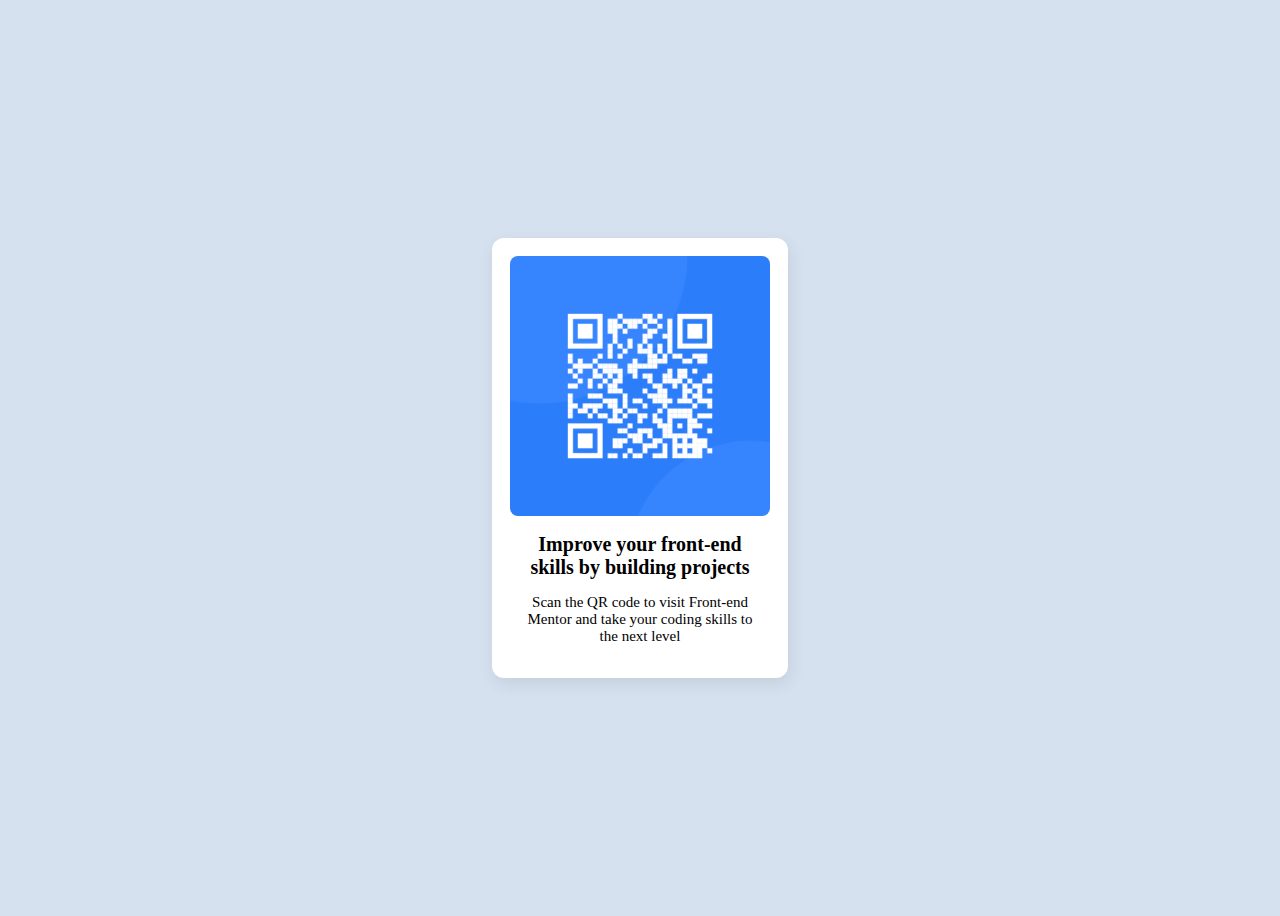
<file: 1-qr-code-component-main/qr-code-component-main/index.html>
<!DOCTYPE html>
<html lang="en">
<head>
  <meta charset="UTF-8">
  <meta name="viewport" content="width=device-width, initial-scale=1.0"> <!-- displays site properly based on user's device -->

  <link rel="icon" type="image/png" sizes="32x32" href="./images/favicon-32x32.png">
  
  
  <title>Frontend Mentor | QR code component</title>

  <!-- Feel free to remove these styles or customise in your own stylesheet 👍 -->
  <style>
    body{
    background-color: #D5E1EF;
    font-family: Segoe UI;
    display: flex;
    flex-direction: column;
    justify-content: center;
    text-align: center;
    align-items: center;
    height: 100vh;
  }

  .box{
    width: 400;
    height: 700;
    padding: 18px;
    background-color: #ffffff;
    border-radius: 12px;
    box-shadow: 2px 6px 15px 0px #4545451c;;

  } 
  img{
    width: 260px;
    height: 260px;
    border-radius: 8px;
  }
  h1{
    font-size: 20px;
  }
  p{
    font-size: 15px;
  }

  </style>
</head>
<body>
  <div class='box'>
    <img src='images/image-qr-code.png'>
    <h1>Improve your front-end<br>skills by building projects</h1>

    <p>Scan the QR code to visit Front-end<br>
      Mentor and take your coding skills to<br>
      the next level</p>
   </div>
</body>
</html>
</file>
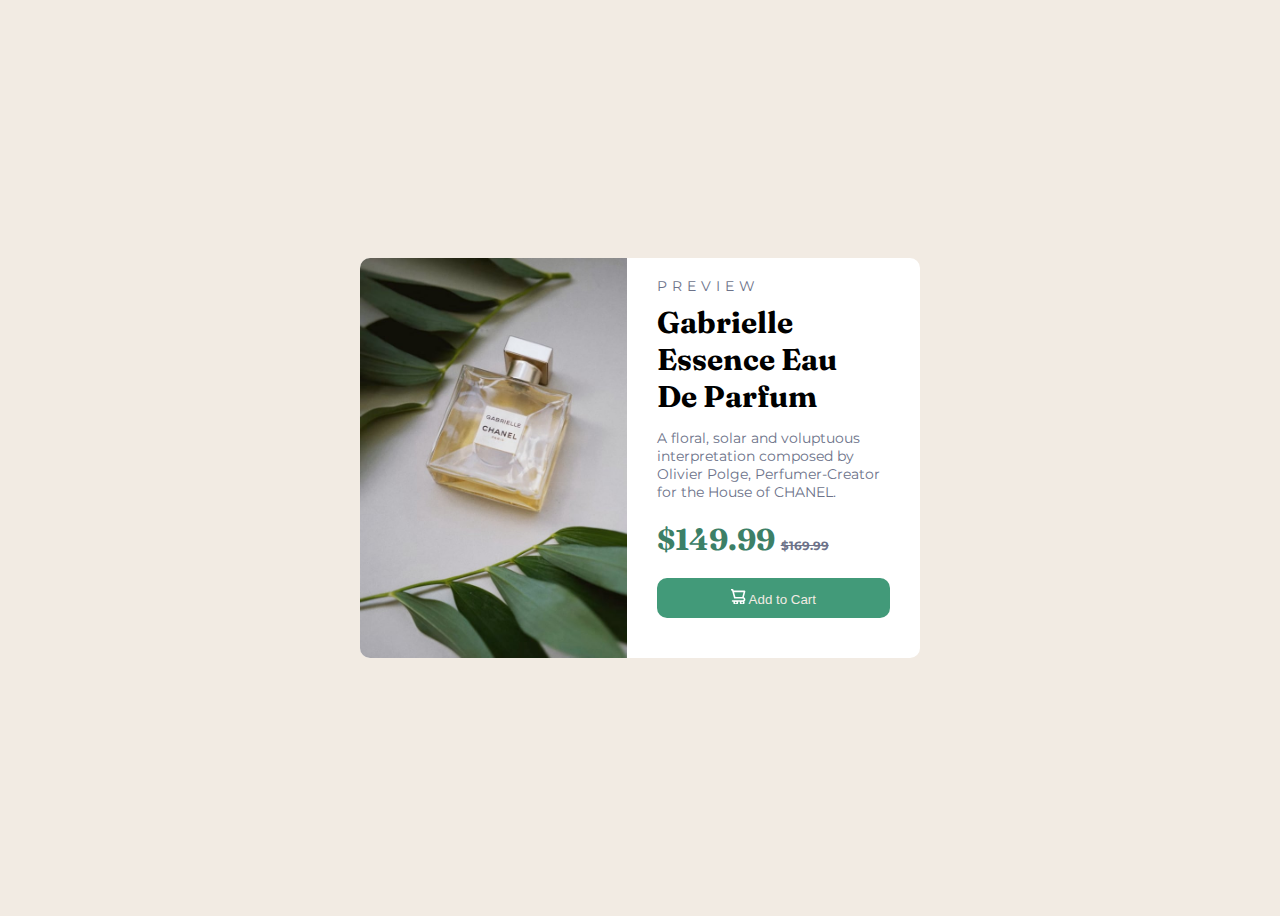
<file: 2-product-preview-card-component-main/product-preview-card-component-main/index.html>
<!DOCTYPE html>
<html lang="en">
<head>
  <meta charset="UTF-8">
  <meta name="viewport" content="width=device-width, initial-scale=1.0"> <!-- displays site properly based on user's device -->

  <link rel="icon" type="image/png" sizes="32x32" href="./images/favicon-32x32.png">
  <link rel="stylesheet" href="styles.css">
  
  <title>Frontend Mentor | Product preview card component</title>
</head>
<body>
  <section class="main">
      <img src="images/image-product-desktop.jpg" alt="image-product-desktop">

      <div class="article">
        <p class="Product-component">Preview</p>
        <h1 class="header-text">Gabrielle Essence Eau<br> De Parfum</h1>

        <p>A floral, solar and voluptuous interpretation composed by Olivier Polge, 
          Perfumer-Creator for the House of CHANEL.</p>

        <h1 class="price">$149.99 <span>$169.99</span></h1>
        <button> <img class="icon" src="images/icon-cart.svg"> Add to Cart</button>
      </div>
  </section>
</body>
</html>
</file>
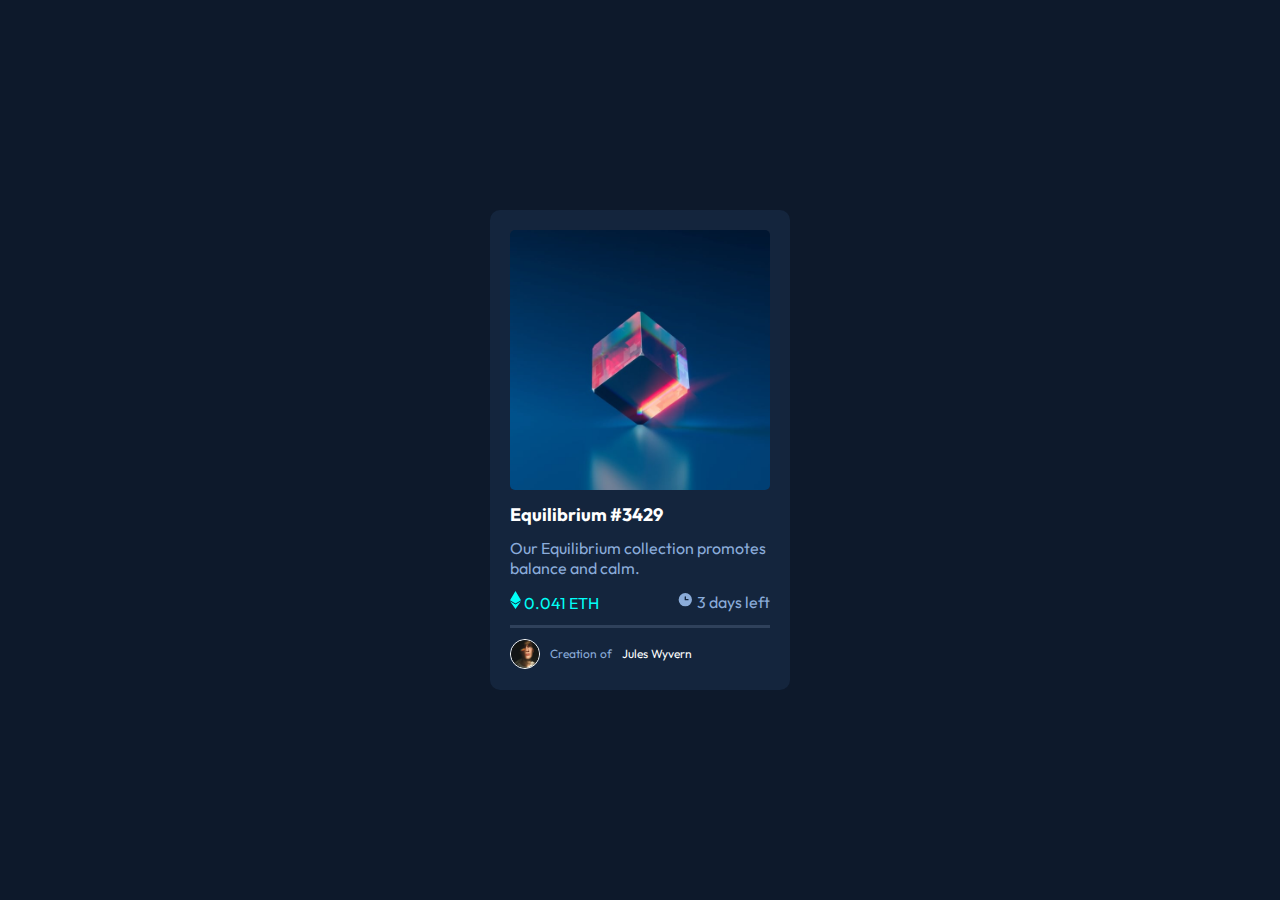
<file: 3-nft-preview-card-component-main/nft-preview-card-component-main/index.html>
<!DOCTYPE html>
<html lang="en">
<head>
  <meta charset="UTF-8">
  <meta name="viewport" content="width=device-width, initial-scale=1.0"> <!-- displays site properly based on user's device -->

  <link rel="icon" type="image/png" sizes="32x32" href="./images/favicon-32x32.png">
  <link rel="stylesheet" href="styles.css">
  <title>Frontend Mentor | NFT preview card component</title>
</head>

<body>

  <div class="Continar">
    <img class="box-img" src="images/image-equilibrium.jpg" alt="image-equilibrium">
    <h1>Equilibrium #3429</h1>
    <p>Our Equilibrium collection promotes balance and calm.</p>
    <p class="time"><img src="images/icon-ethereum.svg" alt="">
      0.041 ETH
     <span><img src="images/icon-clock.svg" alt="">
      3 days left</span>
    </p>
    <hr>
    <legend>
      <img class="Profile" src="images/image-avatar.png" alt="profile">
      Creation of
      <a href="@ShahFaisal_H">
      Jules Wyvern</a>
    </legend>
  </div>  
</body>

</html>
</file>
<file: 2-product-preview-card-component-main/product-preview-card-component-main/styles.css>
@import url('https://fonts.googleapis.com/css2?family=Montserrat:wght@300;400;600;700&display=swap');
@import url('https://fonts.googleapis.com/css2?family=Fraunces:opsz,wght@9..144,600;9..144,700&display=swap');

:root{
    --Dark-cyan: hsl(158, 36%, 37%);
    --Cream: hsl(30, 38%, 92%);
    --Very-dark-blue: hsl(212, 21%, 14%);
    --Dark-grayish-blue: hsl(228, 12%, 48%);
    --White: hsl(0, 0%, 100%);
}
body{
    background-color: var(--Cream);
    height: 100vh;
    display: flex;
    justify-content: center;
    align-items: center;
    font-family: Fraunces, sans-serif;
    
}
@media (max-width: 524px) {
    body{
        padding: 0 1em;
    }
    .main {
        flex-direction: column;
        justify-content: center;
    }

    .img{
        max-width: 100x;
        height: 100px;
    }
}


.main{
    background-color: var(--White);
    max-width: 560px;
    min-height: 400px;
    display: flex;
    overflow: hidden;
    border-radius: 10px;
}

.article{
    padding: 5px 30px 0;
}

img{
    width: 400px;
    height: 400px;
    object-fit: cover;
}

p{
    font-size: 14px;
    font-family: Montserrat, sans-serif;
    color:hsl(228, 12%, 48%);
}
.header-text{
    font-size: 30px;
    margin: -5px 0 0 0;
}
.Product-component{
    text-transform: uppercase;
    font-family: Montserrat, sans-serif;
    letter-spacing: 5px;
}
.price{
    font-size: 30px;
    color:hsl(158, 36%, 37%);
}
.price span{
    font-size: 12px;
    font-family: Montserrat, sans-serif;
    color:hsl(228, 12%, 48%);
    text-decoration:line-through;
}
button{
    background-color:hsl(158, 40%, 43%);
    border: none;
    width: 100%;
    height: 40px;
    border-radius: 10px;
    color:hsl(30, 38%, 92%);
    align-items: center;
}
button:hover{
    background-color:hsl(158, 36%, 37%);
}

.icon{
    width: 15px;
    height: 15px;
}
.attribution { font-size: 11px; text-align: center; }
.attribution a { color: hsl(228, 45%, 44%); }
</file>
<file: 3-nft-preview-card-component-main/nft-preview-card-component-main/styles.css>
@import url('https://fonts.googleapis.com/css2?family=Outfit:wght@400;500;600&display=swap');

:root{
    --Soft-blue: hsl(215, 51%, 70%);
    --Cyan: hsl(178, 100%, 50%);
    --Very-dark-blue1: hsl(217, 54%, 11%);
    --Very-dark-blue2: hsl(216, 50%, 16%);
    --Very-dark-blue3: hsl(215, 32%, 27%);
    --White: hsl(0, 0%, 100%);
}

*{
    margin: 0;
    padding: 0;
    box-sizing: border-box;
}

body{
    background-color: var(--Very-dark-blue1);
    font-family: Outfit, sans-serif;
    display: flex;
    justify-content: center;
    align-items: center;
    height: 100vh;
}

.Continar{
    width: 300px;
    height: 480px;
    background-color: var(--Very-dark-blue2);
    padding: 20px;
    border-radius: 10px;
    display: grid;
    gap: 10px 10px;
    color: var(--Soft-blue);
}

.box-img{
    width: 260px;
    height: 280;
    border-radius: 5px;
}

h1{
    font-size: 18px;
    color: var(--White);
}

p{
    font-size: 16px;
}

.time{
    color: var(--Cyan);

}
.time span{
    float: right;
    color: var(--Soft-blue);
}
legend{
    display: flex;
    justify-content:flex-start;
    align-items:center;
    gap:10px;
    font-size: 12px;

}
hr{
    background-color: var(--Very-dark-blue3);
    border: none;
}
.Profile{
    width: 30px;
    height: 30px;
    float: left;
    border: 1px solid white;
    border-radius: 15px;
}
a{
    text-decoration: none;
    color: var(--White);
}







.attribution { font-size: 11px; text-align: center; }
.attribution a { color: hsl(228, 45%, 44%); }
</file>
